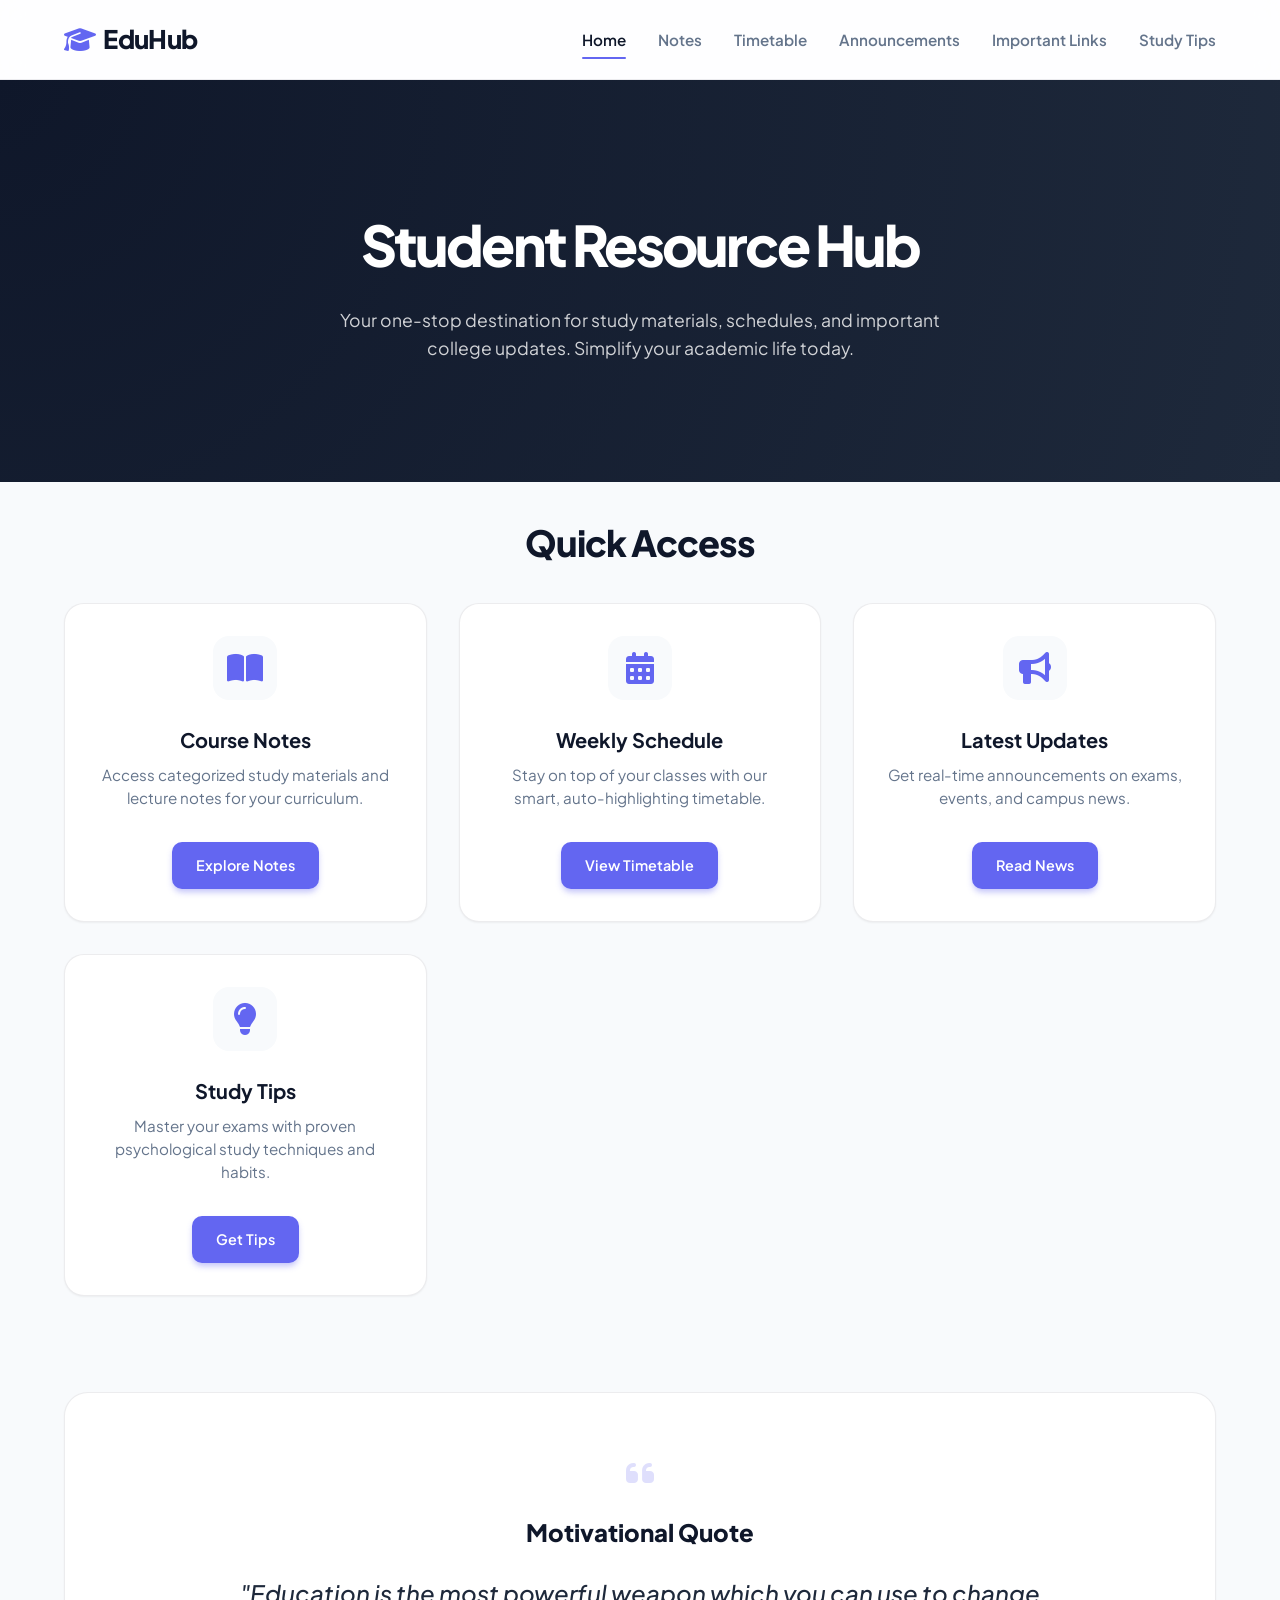
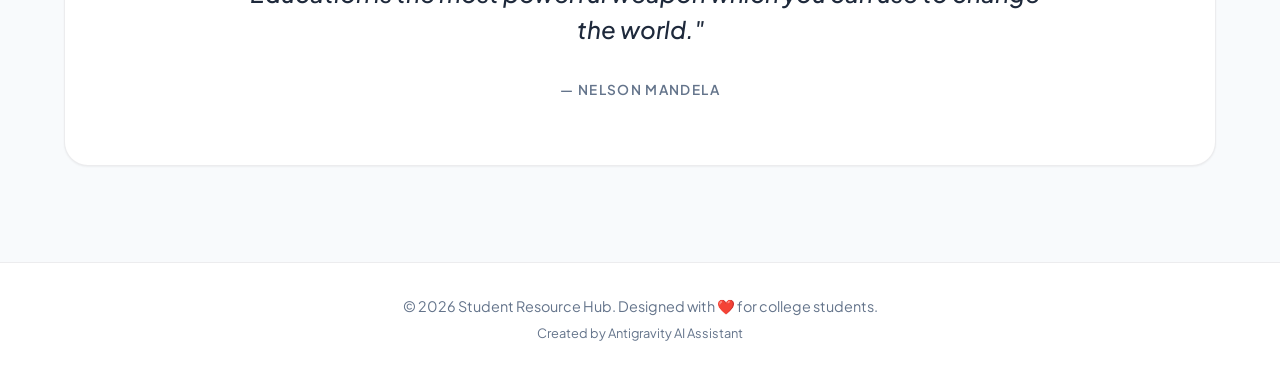
<file: index.html>
<!DOCTYPE html>
<html lang="en">
<head>
    <meta charset="UTF-8">
    <meta name="viewport" content="width=device-width, initial-scale=1.0">
    <title>Student Resource Hub - Home</title>
    <link rel="stylesheet" href="css/style.css">
    <link rel="stylesheet" href="https://cdnjs.cloudflare.com/ajax/libs/font-awesome/6.4.0/css/all.min.css">
</head>
<body>

    <nav class="navbar">
        <div class="container nav-container">
            <a href="index.html" class="nav-logo">
                <i class="fas fa-graduation-cap"></i> EduHub
            </a>
            <ul class="nav-links" id="navLinks">
                <li><a href="index.html" class="nav-link active">Home</a></li>
                <li><a href="notes.html" class="nav-link">Notes</a></li>
                <li><a href="timetable.html" class="nav-link">Timetable</a></li>
                <li><a href="announcements.html" class="nav-link">Announcements</a></li>
                <li><a href="links.html" class="nav-link">Important Links</a></li>
                <li><a href="tips.html" class="nav-link">Study Tips</a></li>
            </ul>
            <div class="nav-toggle" id="navToggle">
                <i class="fas fa-bars"></i>
            </div>
        </div>
    </nav>

    <header class="hero">
        <div class="container">
            <h1>Student Resource Hub</h1>
            <p>Your one-stop destination for study materials, schedules, and important college updates. Simplify your academic life today.</p>
        </div>
    </header>

    <main class="container">
        <section>
            <h2 class="section-title">Quick Access</h2>
            <div class="grid">
                <div class="card">
                    <span class="card-icon"><i class="fas fa-book-open"></i></span>
                    <h3 class="card-title">Course Notes</h3>
                    <p class="card-desc">Access categorized study materials and lecture notes for your curriculum.</p>
                    <a href="notes.html" class="btn">Explore Notes</a>
                </div>
                <div class="card">
                    <span class="card-icon"><i class="fas fa-calendar-alt"></i></span>
                    <h3 class="card-title">Weekly Schedule</h3>
                    <p class="card-desc">Stay on top of your classes with our smart, auto-highlighting timetable.</p>
                    <a href="timetable.html" class="btn">View Timetable</a>
                </div>
                <div class="card">
                    <span class="card-icon"><i class="fas fa-bullhorn"></i></span>
                    <h3 class="card-title">Latest Updates</h3>
                    <p class="card-desc">Get real-time announcements on exams, events, and campus news.</p>
                    <a href="announcements.html" class="btn">Read News</a>
                </div>
                <div class="card">
                    <span class="card-icon"><i class="fas fa-lightbulb"></i></span>
                    <h3 class="card-title">Study Tips</h3>
                    <p class="card-desc">Master your exams with proven psychological study techniques and habits.</p>
                    <a href="tips.html" class="btn">Get Tips</a>
                </div>
            </div>
        </section>

        <section style="margin: 6rem 0; background-color: var(--surface); padding: 4rem; border-radius: 24px; text-align: center; border: 1px solid var(--border); box-shadow: var(--shadow-sm);">
            <div style="max-width: 800px; margin: 0 auto;">
                <i class="fas fa-quote-left" style="font-size: 2rem; color: var(--brand); opacity: 0.2; margin-bottom: 1.5rem; display: block;"></i>
                <h2 style="color: var(--primary); margin-bottom: 1.5rem; font-weight: 800;">Motivational Quote</h2>
                <p id="quote" style="font-size: 1.5rem; font-weight: 500; color: var(--text-main); line-height: 1.5; font-style: italic;">
                    "Education is the most powerful weapon which you can use to change the world."
                </p>
                <p style="margin-top: 2rem; color: var(--text-muted); font-weight: 600; text-transform: uppercase; letter-spacing: 0.1em; font-size: 0.85rem;">— Nelson Mandela</p>
            </div>
        </section>
    </main>

    <footer>
        <div class="container">
            <p class="footer-info">&copy; 2026 Student Resource Hub. Designed with ❤️ for college students.</p>
            <p class="footer-info" style="font-size: 0.8rem; margin-top: 5px;">Created by Antigravity AI Assistant</p>
        </div>
    </footer>

    <script src="js/script.js"></script>
</body>
</html>
</file>
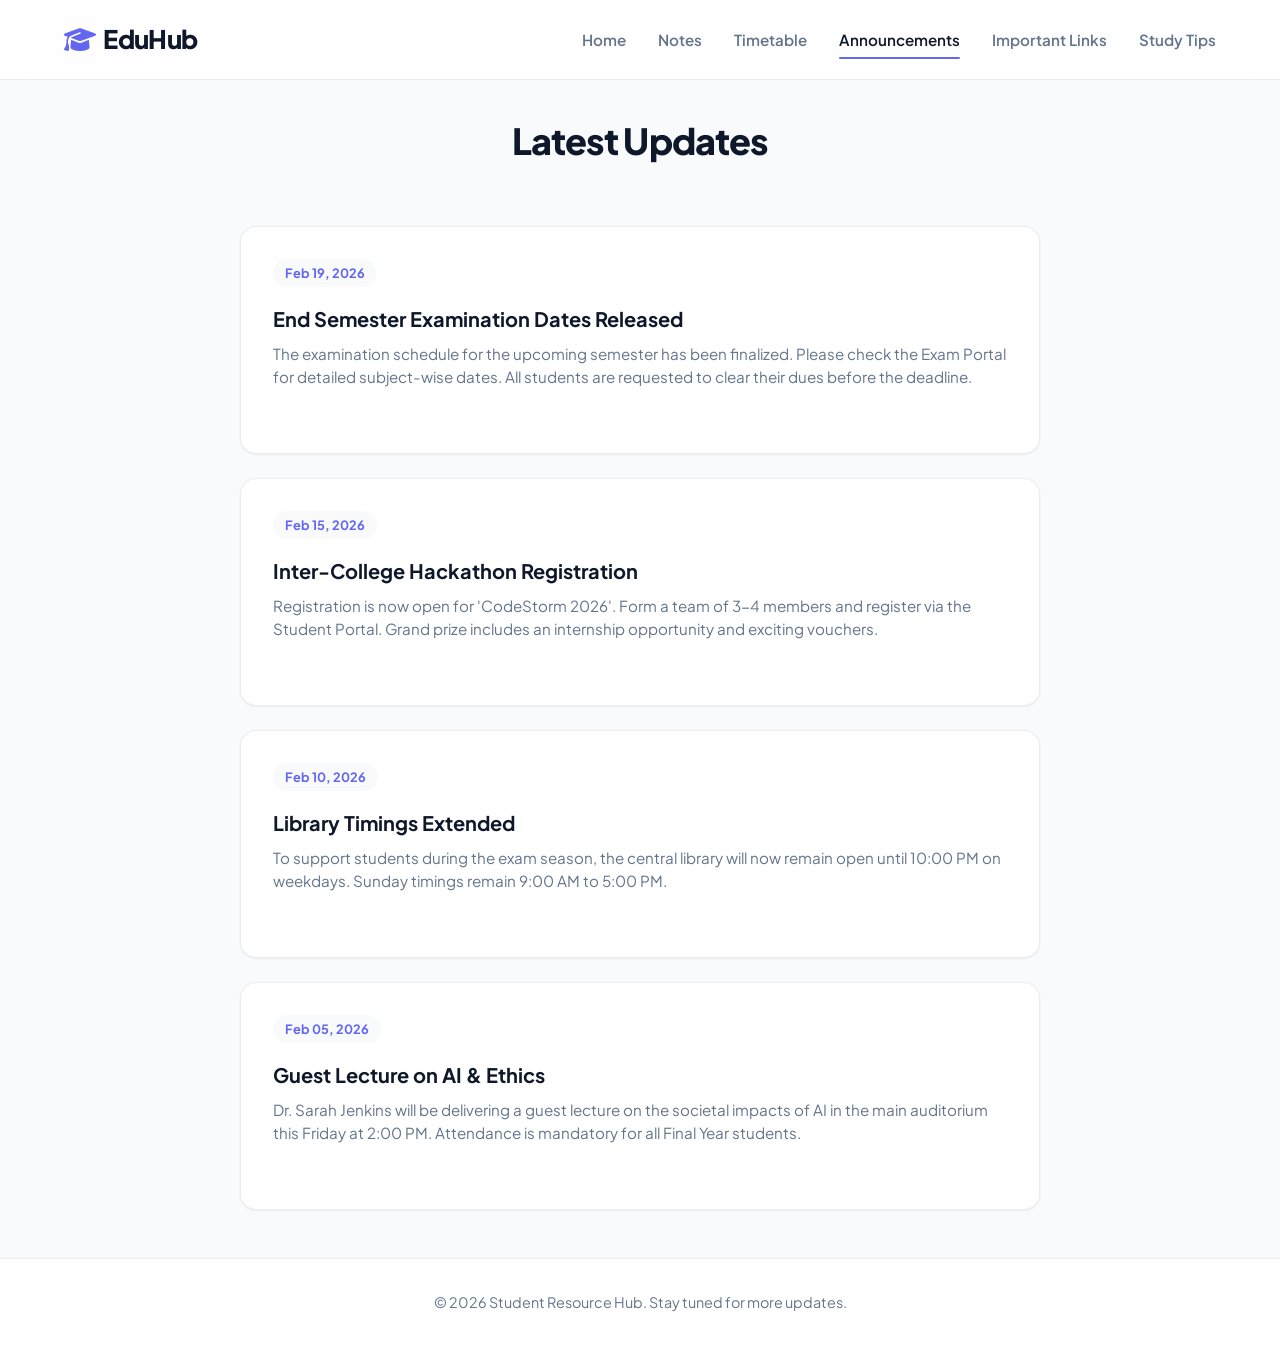
<file: announcements.html>
<!DOCTYPE html>
<html lang="en">

<head>
    <meta charset="UTF-8">
    <meta name="viewport" content="width=device-width, initial-scale=1.0">
    <title>Announcements - Student Resource Hub</title>
    <link rel="stylesheet" href="css/style.css">
    <link rel="stylesheet" href="https://cdnjs.cloudflare.com/ajax/libs/font-awesome/6.4.0/css/all.min.css">
</head>

<body>

    <nav class="navbar">
        <div class="container nav-container">
            <a href="index.html" class="nav-logo">
                <i class="fas fa-graduation-cap"></i> EduHub
            </a>
            <ul class="nav-links" id="navLinks">
                <li><a href="index.html" class="nav-link">Home</a></li>
                <li><a href="notes.html" class="nav-link">Notes</a></li>
                <li><a href="timetable.html" class="nav-link">Timetable</a></li>
                <li><a href="announcements.html" class="nav-link active">Announcements</a></li>
                <li><a href="links.html" class="nav-link">Important Links</a></li>
                <li><a href="tips.html" class="nav-link">Study Tips</a></li>
            </ul>
            <div class="nav-toggle" id="navToggle">
                <i class="fas fa-bars"></i>
            </div>
        </div>
    </nav>

    <main class="container">
        <h1 class="section-title">Latest Updates</h1>

        <div class="announcement-list">
            <!-- Announcement 1 -->
            <div class="announcement-item">
                <span class="announcement-date">Feb 19, 2026</span>
                <h3 class="card-title">End Semester Examination Dates Released</h3>
                <p class="card-desc">The examination schedule for the upcoming semester has been finalized. Please check
                    the Exam Portal for detailed subject-wise dates. All students are requested to clear their dues
                    before the deadline.</p>
            </div>

            <!-- Announcement 2 -->
            <div class="announcement-item">
                <span class="announcement-date">Feb 15, 2026</span>
                <h3 class="card-title">Inter-College Hackathon Registration</h3>
                <p class="card-desc">Registration is now open for 'CodeStorm 2026'. Form a team of 3-4 members and
                    register via the Student Portal. Grand prize includes an internship opportunity and exciting
                    vouchers.</p>
            </div>

            <!-- Announcement 3 -->
            <div class="announcement-item">
                <span class="announcement-date">Feb 10, 2026</span>
                <h3 class="card-title">Library Timings Extended</h3>
                <p class="card-desc">To support students during the exam season, the central library will now remain
                    open until 10:00 PM on weekdays. Sunday timings remain 9:00 AM to 5:00 PM.</p>
            </div>

            <!-- Announcement 4 -->
            <div class="announcement-item">
                <span class="announcement-date">Feb 05, 2026</span>
                <h3 class="card-title">Guest Lecture on AI & Ethics</h3>
                <p class="card-desc">Dr. Sarah Jenkins will be delivering a guest lecture on the societal impacts of AI
                    in the main auditorium this Friday at 2:00 PM. Attendance is mandatory for all Final Year students.
                </p>
            </div>
        </div>
    </main>

    <footer>
        <div class="container">
            <p class="footer-info">&copy; 2026 Student Resource Hub. Stay tuned for more updates.</p>
        </div>
    </footer>

    <script src="js/script.js"></script>
</body>

</html>
</file>
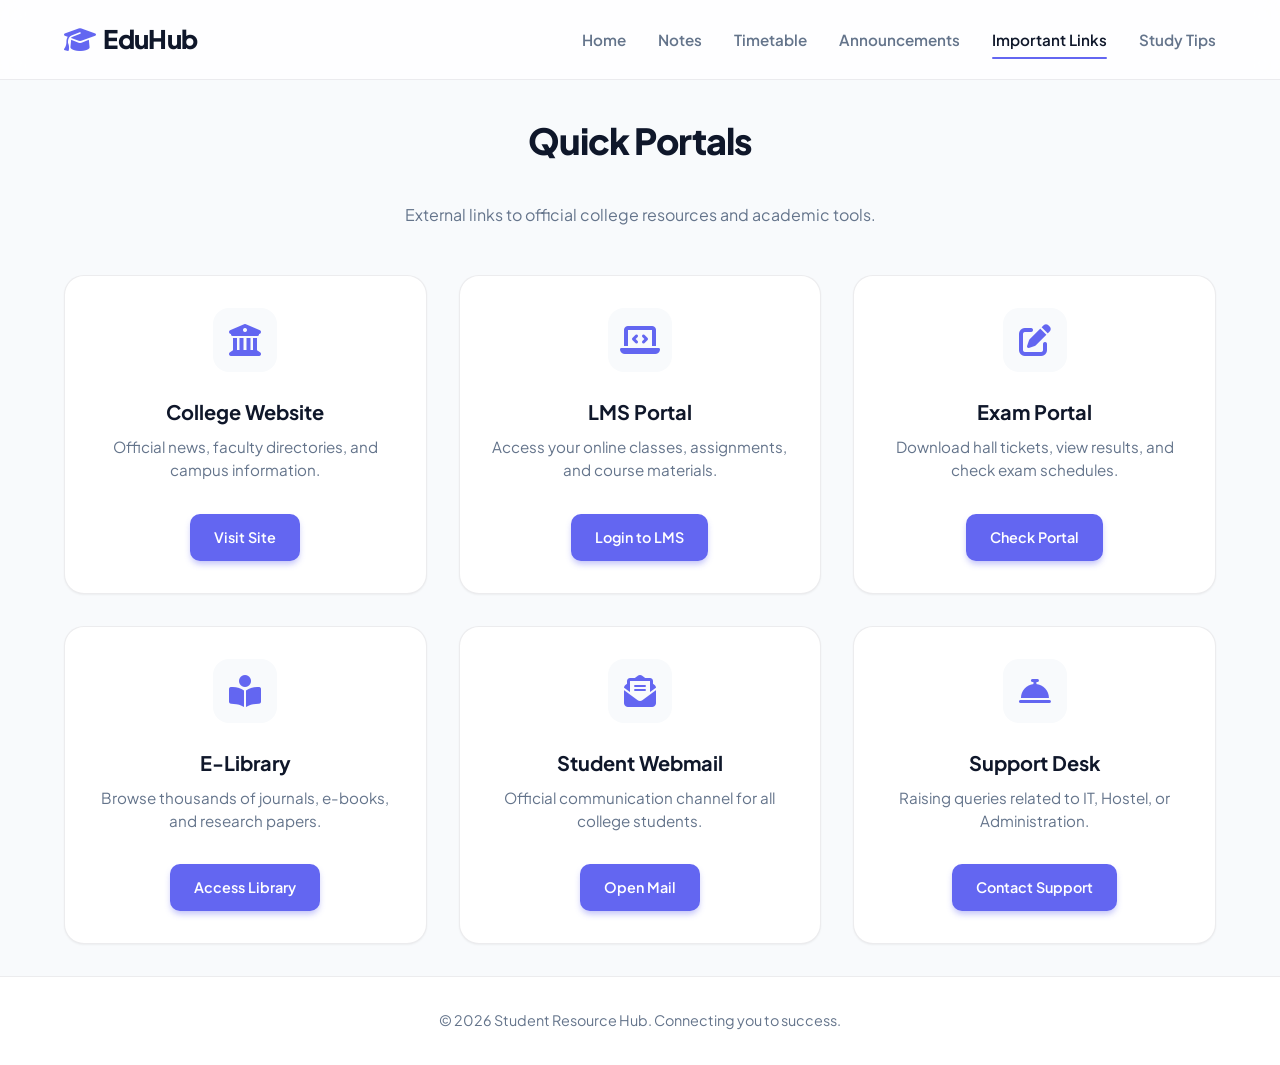
<file: links.html>
<!DOCTYPE html>
<html lang="en">

<head>
    <meta charset="UTF-8">
    <meta name="viewport" content="width=device-width, initial-scale=1.0">
    <title>Important Links - Student Resource Hub</title>
    <link rel="stylesheet" href="css/style.css">
    <link rel="stylesheet" href="https://cdnjs.cloudflare.com/ajax/libs/font-awesome/6.4.0/css/all.min.css">
</head>

<body>

    <nav class="navbar">
        <div class="container nav-container">
            <a href="index.html" class="nav-logo">
                <i class="fas fa-graduation-cap"></i> EduHub
            </a>
            <ul class="nav-links" id="navLinks">
                <li><a href="index.html" class="nav-link">Home</a></li>
                <li><a href="notes.html" class="nav-link">Notes</a></li>
                <li><a href="timetable.html" class="nav-link">Timetable</a></li>
                <li><a href="announcements.html" class="nav-link">Announcements</a></li>
                <li><a href="links.html" class="nav-link active">Important Links</a></li>
                <li><a href="tips.html" class="nav-link">Study Tips</a></li>
            </ul>
            <div class="nav-toggle" id="navToggle">
                <i class="fas fa-bars"></i>
            </div>
        </div>
    </nav>

    <main class="container">
        <h1 class="section-title">Quick Portals</h1>
        <p style="text-align: center; color: var(--text-muted); margin-bottom: 3rem;">External links to official college
            resources and academic tools.</p>

        <div class="grid">
            <!-- Link 1 -->
            <div class="card">
                <span class="card-icon"><i class="fas fa-university"></i></span>
                <h3 class="card-title">College Website</h3>
                <p class="card-desc">Official news, faculty directories, and campus information.</p>
                <a href="https://www.example.edu" target="_blank" class="btn">Visit Site</a>
            </div>

            <!-- Link 2 -->
            <div class="card">
                <span class="card-icon"><i class="fas fa-laptop-code"></i></span>
                <h3 class="card-title">LMS Portal</h3>
                <p class="card-desc">Access your online classes, assignments, and course materials.</p>
                <a href="#" class="btn">Login to LMS</a>
            </div>

            <!-- Link 3 -->
            <div class="card">
                <span class="card-icon"><i class="fas fa-edit"></i></span>
                <h3 class="card-title">Exam Portal</h3>
                <p class="card-desc">Download hall tickets, view results, and check exam schedules.</p>
                <a href="#" class="btn">Check Portal</a>
            </div>

            <!-- Link 4 -->
            <div class="card">
                <span class="card-icon"><i class="fas fa-book-reader"></i></span>
                <h3 class="card-title">E-Library</h3>
                <p class="card-desc">Browse thousands of journals, e-books, and research papers.</p>
                <a href="#" class="btn">Access Library</a>
            </div>

            <!-- Link 5 -->
            <div class="card">
                <span class="card-icon"><i class="fas fa-envelope-open-text"></i></span>
                <h3 class="card-title">Student Webmail</h3>
                <p class="card-desc">Official communication channel for all college students.</p>
                <a href="#" class="btn">Open Mail</a>
            </div>

            <!-- Link 6 -->
            <div class="card">
                <span class="card-icon"><i class="fas fa-concierge-bell"></i></span>
                <h3 class="card-title">Support Desk</h3>
                <p class="card-desc">Raising queries related to IT, Hostel, or Administration.</p>
                <a href="#" class="btn">Contact Support</a>
            </div>
        </div>
    </main>

    <footer>
        <div class="container">
            <p class="footer-info">&copy; 2026 Student Resource Hub. Connecting you to success.</p>
        </div>
    </footer>

    <script src="js/script.js"></script>
</body>

</html>
</file>
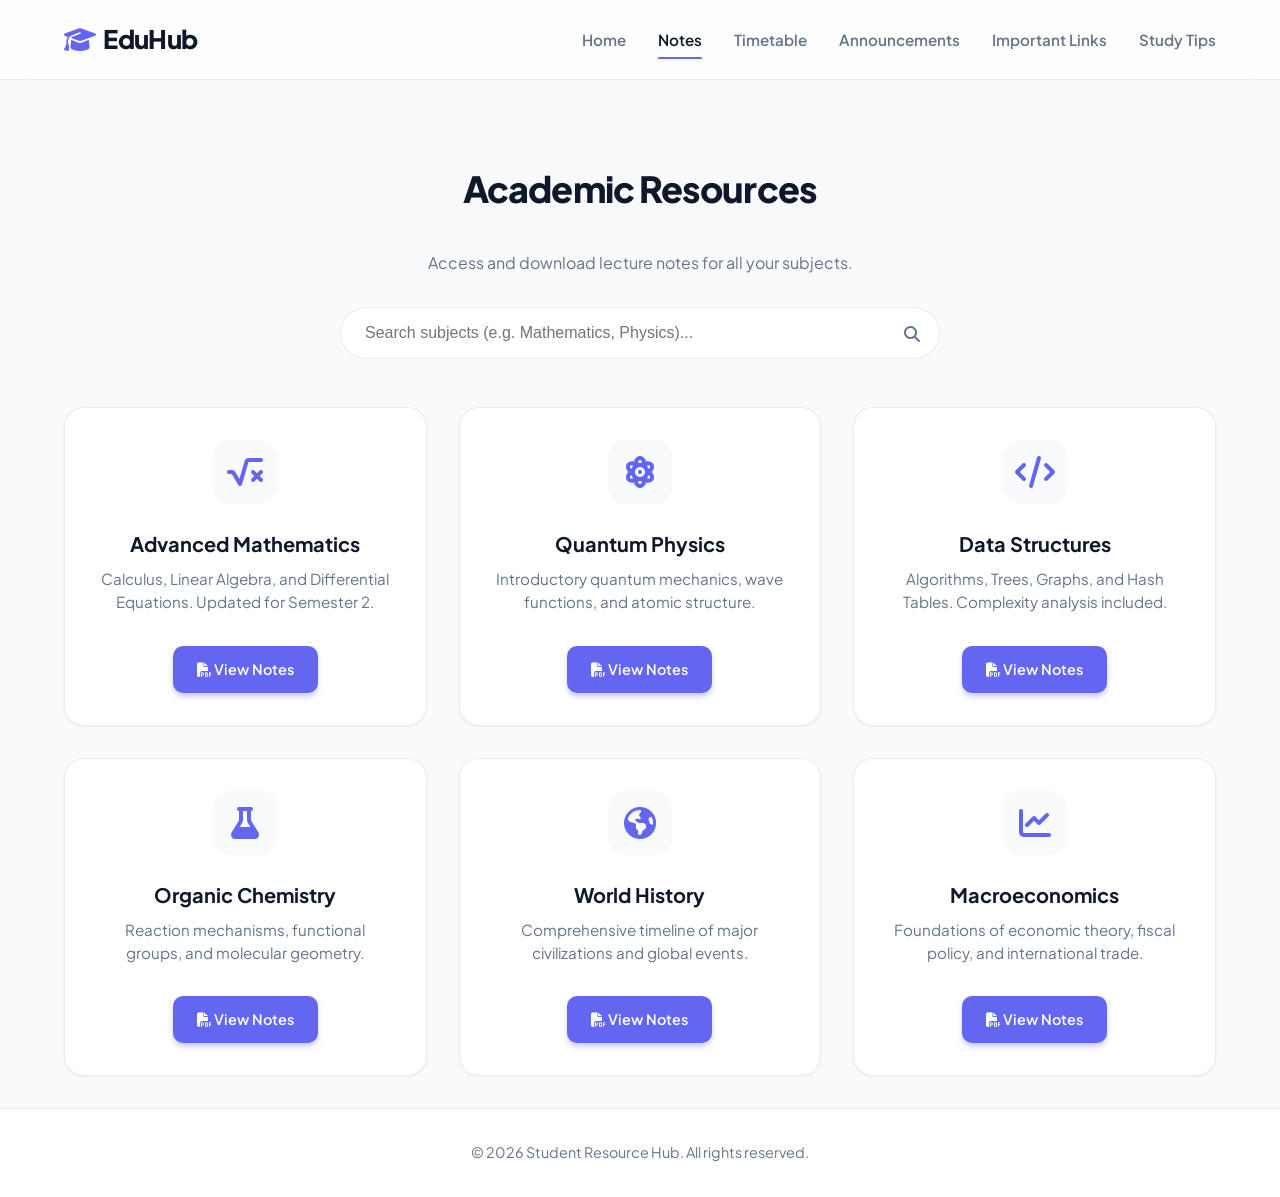
<file: notes.html>
<!DOCTYPE html>
<html lang="en">

<head>
    <meta charset="UTF-8">
    <meta name="viewport" content="width=device-width, initial-scale=1.0">
    <title>Course Notes - Student Resource Hub</title>
    <link rel="stylesheet" href="css/style.css">
    <link rel="stylesheet" href="https://cdnjs.cloudflare.com/ajax/libs/font-awesome/6.4.0/css/all.min.css">
</head>

<body>

    <nav class="navbar">
        <div class="container nav-container">
            <a href="index.html" class="nav-logo">
                <i class="fas fa-graduation-cap"></i> EduHub
            </a>
            <ul class="nav-links" id="navLinks">
                <li><a href="index.html" class="nav-link">Home</a></li>
                <li><a href="notes.html" class="nav-link active">Notes</a></li>
                <li><a href="timetable.html" class="nav-link">Timetable</a></li>
                <li><a href="announcements.html" class="nav-link">Announcements</a></li>
                <li><a href="links.html" class="nav-link">Important Links</a></li>
                <li><a href="tips.html" class="nav-link">Study Tips</a></li>
            </ul>
            <div class="nav-toggle" id="navToggle">
                <i class="fas fa-bars"></i>
            </div>
        </div>
    </nav>

    <header class="container" style="padding-top: 3rem;">
        <h1 class="section-title">Academic Resources</h1>
        <p style="text-align: center; color: var(--text-muted); margin-bottom: 2rem;">Access and download lecture notes
            for all your subjects.</p>

        <div style="max-width: 600px; margin: 0 auto 3rem auto; position: relative;">
            <input type="text" id="noteSearch" placeholder="Search subjects (e.g. Mathematics, Physics)..."
                style="width: 100%; padding: 1rem 1.5rem; border-radius: 50px; border: 1px solid var(--border); box-shadow: var(--shadow); font-size: 1rem; outline: none; transition: var(--transition);">
            <i class="fas fa-search"
                style="position: absolute; right: 20px; top: 1.2rem; color: var(--text-muted);"></i>
        </div>
    </header>

    <main class="container">
        <div class="grid">
            <!-- Subject Card 1 -->
            <div class="card note-card">
                <span class="card-icon"><i class="fas fa-square-root-alt"></i></span>
                <h3 class="card-title">Advanced Mathematics</h3>
                <p class="card-desc">Calculus, Linear Algebra, and Differential Equations. Updated for Semester 2.</p>
                <a href="#" class="btn"><i class="fas fa-file-pdf"></i> View Notes</a>
            </div>

            <!-- Subject Card 2 -->
            <div class="card note-card">
                <span class="card-icon"><i class="fas fa-atom"></i></span>
                <h3 class="card-title">Quantum Physics</h3>
                <p class="card-desc">Introductory quantum mechanics, wave functions, and atomic structure.</p>
                <a href="#" class="btn"><i class="fas fa-file-pdf"></i> View Notes</a>
            </div>

            <!-- Subject Card 3 -->
            <div class="card note-card">
                <span class="card-icon"><i class="fas fa-code"></i></span>
                <h3 class="card-title">Data Structures</h3>
                <p class="card-desc">Algorithms, Trees, Graphs, and Hash Tables. Complexity analysis included.</p>
                <a href="#" class="btn"><i class="fas fa-file-pdf"></i> View Notes</a>
            </div>

            <!-- Subject Card 4 -->
            <div class="card note-card">
                <span class="card-icon"><i class="fas fa-flask"></i></span>
                <h3 class="card-title">Organic Chemistry</h3>
                <p class="card-desc">Reaction mechanisms, functional groups, and molecular geometry.</p>
                <a href="#" class="btn"><i class="fas fa-file-pdf"></i> View Notes</a>
            </div>

            <!-- Subject Card 5 -->
            <div class="card note-card">
                <span class="card-icon"><i class="fas fa-globe-americas"></i></span>
                <h3 class="card-title">World History</h3>
                <p class="card-desc">Comprehensive timeline of major civilizations and global events.</p>
                <a href="#" class="btn"><i class="fas fa-file-pdf"></i> View Notes</a>
            </div>

            <!-- Subject Card 6 -->
            <div class="card note-card">
                <span class="card-icon"><i class="fas fa-chart-line"></i></span>
                <h3 class="card-title">Macroeconomics</h3>
                <p class="card-desc">Foundations of economic theory, fiscal policy, and international trade.</p>
                <a href="#" class="btn"><i class="fas fa-file-pdf"></i> View Notes</a>
            </div>
        </div>
    </main>

    <footer>
        <div class="container">
            <p class="footer-info">&copy; 2026 Student Resource Hub. All rights reserved.</p>
        </div>
    </footer>

    <script src="js/script.js"></script>
</body>

</html>
</file>
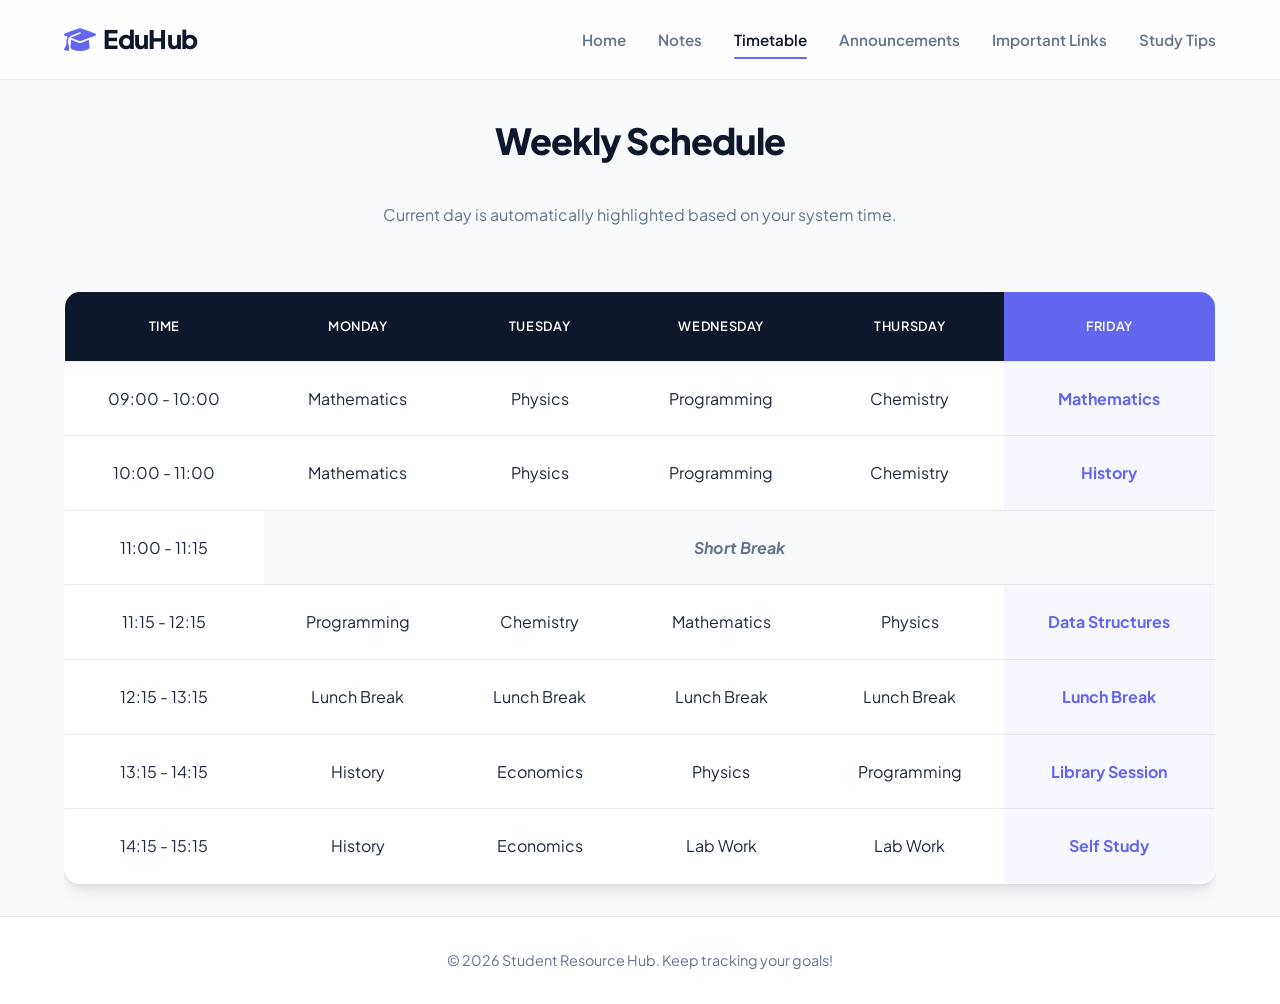
<file: timetable.html>
<!DOCTYPE html>
<html lang="en">

<head>
    <meta charset="UTF-8">
    <meta name="viewport" content="width=device-width, initial-scale=1.0">
    <title>Weekly Timetable - Student Resource Hub</title>
    <link rel="stylesheet" href="css/style.css">
    <link rel="stylesheet" href="https://cdnjs.cloudflare.com/ajax/libs/font-awesome/6.4.0/css/all.min.css">
</head>

<body>

    <nav class="navbar">
        <div class="container nav-container">
            <a href="index.html" class="nav-logo">
                <i class="fas fa-graduation-cap"></i> EduHub
            </a>
            <ul class="nav-links" id="navLinks">
                <li><a href="index.html" class="nav-link">Home</a></li>
                <li><a href="notes.html" class="nav-link">Notes</a></li>
                <li><a href="timetable.html" class="nav-link active">Timetable</a></li>
                <li><a href="announcements.html" class="nav-link">Announcements</a></li>
                <li><a href="links.html" class="nav-link">Important Links</a></li>
                <li><a href="tips.html" class="nav-link">Study Tips</a></li>
            </ul>
            <div class="nav-toggle" id="navToggle">
                <i class="fas fa-bars"></i>
            </div>
        </div>
    </nav>

    <main class="container">
        <h1 class="section-title">Weekly Schedule</h1>
        <p style="text-align: center; color: var(--text-muted); margin-bottom: 2rem;">Current day is automatically
            highlighted based on your system time.</p>

        <div style="overflow-x: auto;">
            <table id="timetable">
                <thead>
                    <tr>
                        <th>Time</th>
                        <th>Monday</th>
                        <th>Tuesday</th>
                        <th>Wednesday</th>
                        <th>Thursday</th>
                        <th>Friday</th>
                    </tr>
                </thead>
                <tbody>
                    <tr>
                        <td>09:00 - 10:00</td>
                        <td>Mathematics</td>
                        <td>Physics</td>
                        <td>Programming</td>
                        <td>Chemistry</td>
                        <td>Mathematics</td>
                    </tr>
                    <tr>
                        <td>10:00 - 11:00</td>
                        <td>Mathematics</td>
                        <td>Physics</td>
                        <td>Programming</td>
                        <td>Chemistry</td>
                        <td>History</td>
                    </tr>
                    <tr>
                        <td>11:00 - 11:15</td>
                        <td colspan="5"
                            style="background-color: var(--background); color: var(--text-muted); font-style: italic;">
                            Short Break</td>
                    </tr>
                    <tr>
                        <td>11:15 - 12:15</td>
                        <td>Programming</td>
                        <td>Chemistry</td>
                        <td>Mathematics</td>
                        <td>Physics</td>
                        <td>Data Structures</td>
                    </tr>
                    <tr>
                        <td>12:15 - 13:15</td>
                        <td>Lunch Break</td>
                        <td>Lunch Break</td>
                        <td>Lunch Break</td>
                        <td>Lunch Break</td>
                        <td>Lunch Break</td>
                    </tr>
                    <tr>
                        <td>13:15 - 14:15</td>
                        <td>History</td>
                        <td>Economics</td>
                        <td>Physics</td>
                        <td>Programming</td>
                        <td>Library Session</td>
                    </tr>
                    <tr>
                        <td>14:15 - 15:15</td>
                        <td>History</td>
                        <td>Economics</td>
                        <td>Lab Work</td>
                        <td>Lab Work</td>
                        <td>Self Study</td>
                    </tr>
                </tbody>
            </table>
        </div>
    </main>

    <footer>
        <div class="container">
            <p class="footer-info">&copy; 2026 Student Resource Hub. Keep tracking your goals!</p>
        </div>
    </footer>

    <script src="js/script.js"></script>
</body>

</html>
</file>
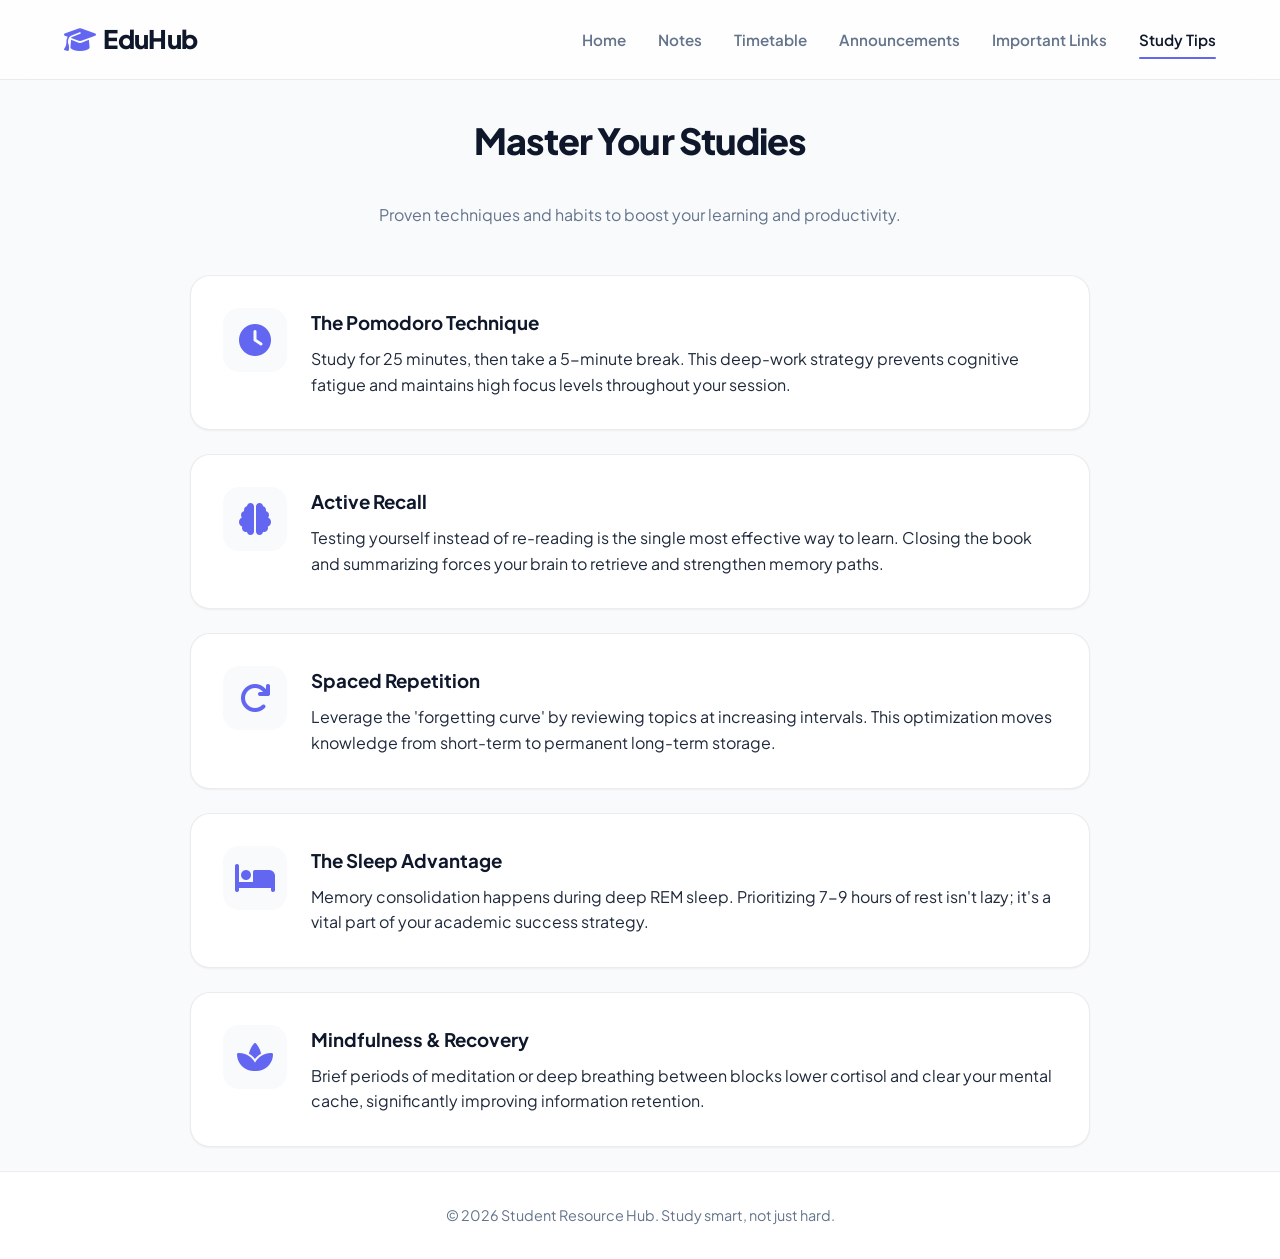
<file: tips.html>
<!DOCTYPE html>
<html lang="en">

<head>
    <meta charset="UTF-8">
    <meta name="viewport" content="width=device-width, initial-scale=1.0">
    <title>Study Tips - Student Resource Hub</title>
    <link rel="stylesheet" href="css/style.css">
    <link rel="stylesheet" href="https://cdnjs.cloudflare.com/ajax/libs/font-awesome/6.4.0/css/all.min.css">
</head>

<body>

    <nav class="navbar">
        <div class="container nav-container">
            <a href="index.html" class="nav-logo">
                <i class="fas fa-graduation-cap"></i> EduHub
            </a>
            <ul class="nav-links" id="navLinks">
                <li><a href="index.html" class="nav-link">Home</a></li>
                <li><a href="notes.html" class="nav-link">Notes</a></li>
                <li><a href="timetable.html" class="nav-link">Timetable</a></li>
                <li><a href="announcements.html" class="nav-link">Announcements</a></li>
                <li><a href="links.html" class="nav-link">Important Links</a></li>
                <li><a href="tips.html" class="nav-link active">Study Tips</a></li>
            </ul>
            <div class="nav-toggle" id="navToggle">
                <i class="fas fa-bars"></i>
            </div>
        </div>
    </nav>

    <main class="container">
        <h1 class="section-title">Master Your Studies</h1>
        <p style="text-align: center; color: var(--text-muted); margin-bottom: 3rem;">Proven techniques and habits to
            boost your learning and productivity.</p>

        <div class="tip-container">
            <!-- Tip 1 -->
            <div class="tip-card">
                <div class="tip-icon"><i class="fas fa-clock"></i></div>
                <div class="tip-content">
                    <h3>The Pomodoro Technique</h3>
                    <p>Study for 25 minutes, then take a 5-minute break. This deep-work strategy prevents cognitive fatigue and maintains high focus levels throughout your session.</p>
                </div>
            </div>

            <!-- Tip 2 -->
            <div class="tip-card">
                <div class="tip-icon"><i class="fas fa-brain"></i></div>
                <div class="tip-content">
                    <h3>Active Recall</h3>
                    <p>Testing yourself instead of re-reading is the single most effective way to learn. Closing the book and summarizing forces your brain to retrieve and strengthen memory paths.</p>
                </div>
            </div>

            <!-- Tip 3 -->
            <div class="tip-card">
                <div class="tip-icon"><i class="fas fa-redo"></i></div>
                <div class="tip-content">
                    <h3>Spaced Repetition</h3>
                    <p>Leverage the 'forgetting curve' by reviewing topics at increasing intervals. This optimization moves knowledge from short-term to permanent long-term storage.</p>
                </div>
            </div>

            <!-- Tip 4 -->
            <div class="tip-card">
                <div class="tip-icon"><i class="fas fa-bed"></i></div>
                <div class="tip-content">
                    <h3>The Sleep Advantage</h3>
                    <p>Memory consolidation happens during deep REM sleep. Prioritizing 7-9 hours of rest isn't lazy; it's a vital part of your academic success strategy.</p>
                </div>
            </div>

            <!-- Tip 5 -->
            <div class="tip-card">
                <div class="tip-icon"><i class="fas fa-spa"></i></div>
                <div class="tip-content">
                    <h3>Mindfulness & Recovery</h3>
                    <p>Brief periods of meditation or deep breathing between blocks lower cortisol and clear your mental cache, significantly improving information retention.</p>
                </div>
            </div>
        </div>
    </main>

    <footer>
        <div class="container">
            <p class="footer-info">&copy; 2026 Student Resource Hub. Study smart, not just hard.</p>
        </div>
    </footer>

    <script src="js/script.js"></script>
</body>

</html>
</file>
<file: css/style.css>
/* Google Fonts - Plus Jakarta Sans */
@import url('https://fonts.googleapis.com/css2?family=Plus+Jakarta+Sans:wght@300;400;500;600;700&display=swap');

:root {
    /* Color Palette - Modern SaaS (Slate & Indigo) */
    --primary: #0f172a;    /* Slate 900 */
    --brand: #6366f1;      /* Indigo 500 */
    --brand-hover: #4f46e5;
    --accent: #38bdf8;     /* Sky 400 */
    --background: #f8fafc; /* Slate 50 */
    --surface: #ffffff;
    --text-main: #1e293b;  /* Slate 800 */
    --text-muted: #64748b; /* Slate 500 */
    --border: rgba(15, 23, 42, 0.08);
    --shadow-sm: 0 1px 2px 0 rgba(0, 0, 0, 0.05);
    --shadow-md: 0 10px 15px -3px rgba(0, 0, 0, 0.1), 0 4px 6px -2px rgba(0, 0, 0, 0.05);
    --transition: all 0.3s cubic-bezier(0.4, 0, 0.2, 1);

    /* Spacing */
    --spacing-xs: 0.5rem;
    --spacing-sm: 1rem;
    --spacing-md: 1.5rem;
    --spacing-lg: 2rem;
    --container-width: 1200px;
}

* {
    margin: 0;
    padding: 0;
    box-sizing: border-box;
}

body {
    font-family: 'Plus Jakarta Sans', sans-serif;
    background-color: var(--background);
    color: var(--text-main);
    line-height: 1.6;
    -webkit-font-smoothing: antialiased;
}

a {
    text-decoration: none;
    color: inherit;
}

ul {
    list-style: none;
}

/* Layout */
.container {
    max-width: var(--container-width);
    margin: 0 auto;
    padding: 0 var(--spacing-md);
}

/* Navbar */
.navbar {
    background-color: rgba(255, 255, 255, 0.8);
    backdrop-filter: blur(12px);
    -webkit-backdrop-filter: blur(12px);
    height: 80px;
    display: flex;
    align-items: center;
    border-bottom: 1px solid var(--border);
    position: sticky;
    top: 0;
    z-index: 1000;
    transition: var(--transition);
}

.nav-container {
    display: flex;
    justify-content: space-between;
    align-items: center;
    width: 100%;
}

.nav-logo {
    font-size: 1.6rem;
    font-weight: 800;
    color: var(--primary);
    display: flex;
    align-items: center;
    gap: 0.5rem;
    letter-spacing: -0.025em;
}

.nav-logo i {
    color: var(--brand);
}

.nav-links {
    display: flex;
    gap: var(--spacing-lg);
}

.nav-link {
    font-weight: 600;
    font-size: 0.95rem;
    color: var(--text-muted);
    transition: var(--transition);
    padding: 0.5rem 0;
    position: relative;
}

.nav-link:hover {
    color: var(--brand);
}

.nav-link.active {
    color: var(--primary);
}

.nav-link.active::after {
    content: '';
    position: absolute;
    bottom: -2px;
    left: 0;
    width: 100%;
    height: 2px;
    background-color: var(--brand);
    border-radius: 2px;
}

.nav-toggle {
    display: none;
    font-size: 1.5rem;
    cursor: pointer;
}

/* Hero Section */
.hero {
    background: radial-gradient(circle at top left, var(--primary), #1e293b);
    color: white;
    padding: 120px 0;
    text-align: center;
    position: relative;
    overflow: hidden;
}

.hero::before {
    content: '';
    position: absolute;
    top: 0;
    left: 0;
    right: 0;
    bottom: 0;
    background: url('https://www.transparenttextures.com/patterns/cubes.png');
    opacity: 0.05;
}

.hero h1 {
    font-size: 3.5rem;
    font-weight: 800;
    margin-bottom: var(--spacing-sm);
    letter-spacing: -0.05em;
    position: relative;
}

.hero p {
    font-size: 1.1rem;
    opacity: 0.8;
    max-width: 600px;
    margin: 0 auto;
    position: relative;
    font-weight: 400;
}

/* Cards Section */
.section-title {
    text-align: center;
    margin: var(--spacing-lg) 0;
    font-size: 2.25rem;
    font-weight: 800;
    color: var(--primary);
    letter-spacing: -0.025em;
}

.grid {
    display: grid;
    grid-template-columns: repeat(auto-fit, minmax(300px, 1fr));
    gap: var(--spacing-lg);
    margin-bottom: var(--spacing-lg);
}

.card {
    background-color: var(--surface);
    border-radius: 20px;
    padding: var(--spacing-lg);
    box-shadow: var(--shadow-sm);
    transition: var(--transition);
    text-align: center;
    border: 1px solid var(--border);
    display: flex;
    flex-direction: column;
    align-items: center;
    justify-content: center;
}

.card:hover {
    transform: translateY(-8px);
    box-shadow: var(--shadow-md);
    border-color: var(--brand);
}

.card-icon {
    font-size: 2rem;
    margin-bottom: var(--spacing-md);
    width: 64px;
    height: 64px;
    display: flex;
    align-items: center;
    justify-content: center;
    background-color: var(--background);
    color: var(--brand);
    border-radius: 16px;
    transition: var(--transition);
}

.card:hover .card-icon {
    background-color: var(--brand);
    color: white;
}

.card-title {
    font-size: 1.25rem;
    font-weight: 700;
    margin-bottom: var(--spacing-xs);
    color: var(--primary);
}

.card-desc {
    color: var(--text-muted);
    font-size: 0.95rem;
    margin-bottom: var(--spacing-lg);
    line-height: 1.5;
}

.btn {
    display: inline-block;
    padding: 0.75rem 1.5rem;
    background-color: var(--brand);
    color: white;
    border-radius: 10px;
    font-weight: 600;
    font-size: 0.9rem;
    transition: var(--transition);
    cursor: pointer;
    border: none;
    box-shadow: 0 4px 6px -1px rgba(99, 102, 241, 0.4);
}

.btn:hover {
    background-color: var(--brand-hover);
    transform: translateY(-1px);
    box-shadow: 0 10px 15px -3px rgba(99, 102, 241, 0.5);
}

/* Footer */
footer {
    background-color: var(--surface);
    padding: var(--spacing-lg) 0;
    border-top: 1px solid var(--border);
    text-align: center;
    margin-top: auto;
}

.footer-info {
    color: var(--text-muted);
    font-size: 0.9rem;
}

/* Timetable */
#timetable {
    width: 100%;
    border-collapse: collapse;
    margin: var(--spacing-lg) 0;
    box-shadow: var(--shadow-md);
    background-color: var(--surface);
    border-radius: 16px;
    overflow: hidden;
    border: 1px solid var(--border);
}

#timetable th,
#timetable td {
    padding: var(--spacing-md);
    text-align: center;
    border-bottom: 1px solid var(--border);
}

#timetable th {
    background-color: var(--primary);
    color: white;
    font-weight: 600;
    text-transform: uppercase;
    font-size: 0.8rem;
    letter-spacing: 0.05em;
}

#timetable .highlight-day {
    background-color: var(--brand);
    color: white;
    position: relative;
}

#timetable .highlight-column {
    background-color: rgba(99, 102, 241, 0.05);
    font-weight: 700;
    color: var(--brand);
}

/* Announcement List */
.announcement-list {
    max-width: 800px;
    margin: 0 auto;
    padding: var(--spacing-md) 0;
}

.announcement-item {
    background-color: var(--surface);
    padding: var(--spacing-lg);
    border-radius: 16px;
    margin-bottom: var(--spacing-md);
    border: 1px solid var(--border);
    transition: var(--transition);
    box-shadow: var(--shadow-sm);
}

.announcement-item:hover {
    border-color: var(--brand);
    transform: scale(1.01);
}

.announcement-date {
    display: inline-block;
    background-color: var(--background);
    color: var(--brand);
    padding: 0.25rem 0.75rem;
    border-radius: 100px;
    font-size: 0.8rem;
    font-weight: 700;
    margin-bottom: var(--spacing-sm);
}

/* Mobile Responsiveness */
@media (max-width: 768px) {
    .nav-toggle {
        display: block;
    }

    .nav-links {
        display: none;
        flex-direction: column;
        position: absolute;
        top: 80px;
        left: 0;
        width: 100%;
        background-color: var(--surface);
        padding: var(--spacing-md);
        box-shadow: var(--shadow-md);
    }

    .nav-links.show {
        display: flex;
    }

    .hero h1 {
        font-size: 2.5rem;
    }

    .grid {
        grid-template-columns: 1fr;
    }
}

/* Tips Page Styles */
.tip-container {
    max-width: 900px;
    margin: 0 auto;
}

.tip-card {
    display: flex;
    align-items: flex-start;
    gap: var(--spacing-md);
    background: var(--surface);
    padding: var(--spacing-lg);
    border-radius: 20px;
    margin-bottom: var(--spacing-md);
    box-shadow: var(--shadow-sm);
    transition: var(--transition);
    border: 1px solid var(--border);
}

.tip-card:hover {
    transform: translateY(-4px);
    box-shadow: var(--shadow-md);
    border-color: var(--brand);
}

.tip-icon {
    font-size: 2rem;
    min-width: 64px;
    height: 64px;
    display: flex;
    align-items: center;
    justify-content: center;
    background-color: var(--background);
    border-radius: 16px;
    color: var(--brand);
    transition: var(--transition);
}

.tip-card:hover .tip-icon {
    background-color: var(--brand);
    color: white;
}

.tip-content h3 {
    color: var(--primary);
    margin-bottom: 0.5rem;
    font-weight: 700;
}
</file>
